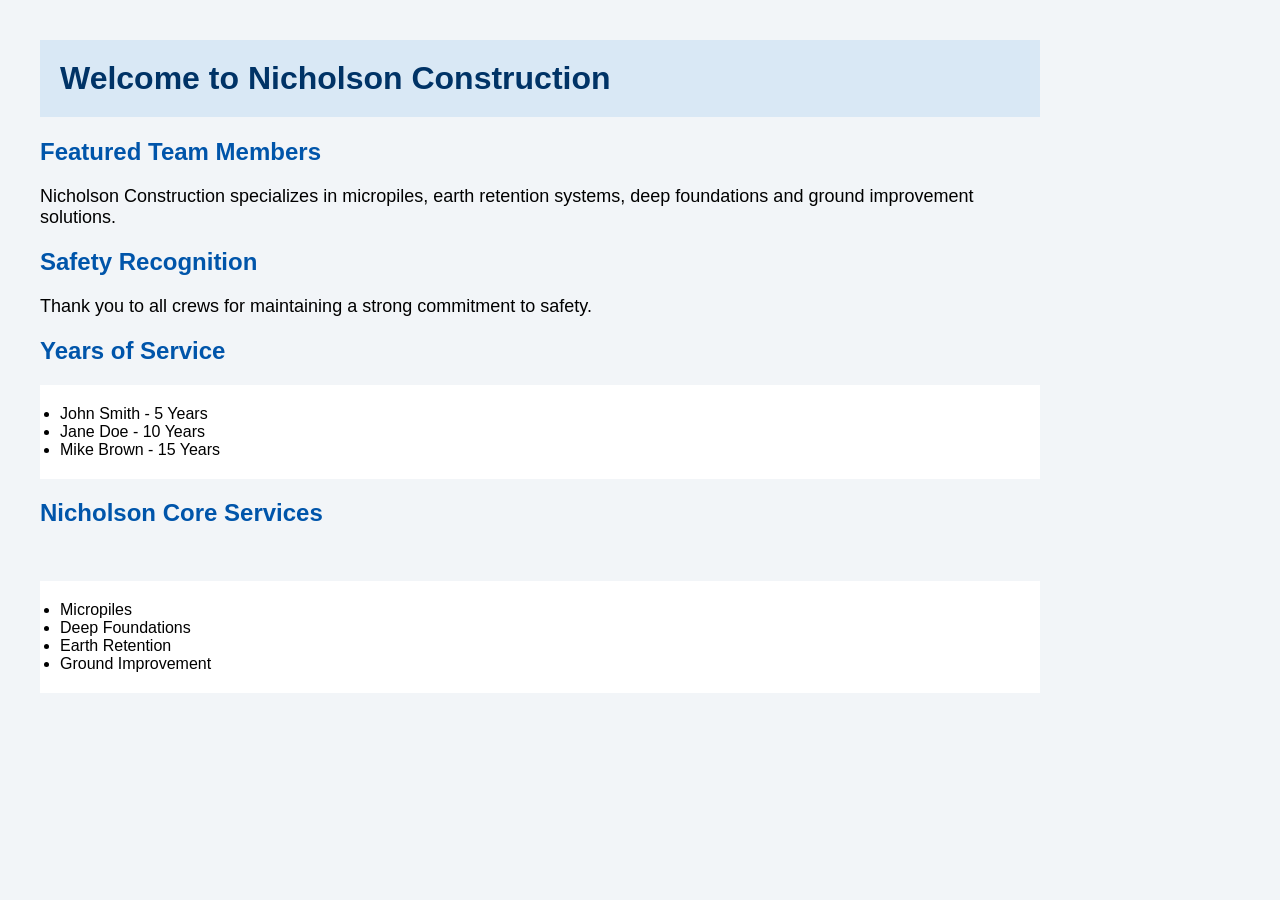
<file: index.html>
<!DOCTYPE html>
<html>

<head>
    <title>Nicholson Employee Recognition Wall</title>
    <link rel="stylesheet" href="style.css">
</head>

<body>

    <h1>Welcome to Nicholson Construction</h1>

    <h2>Featured Team Members</h2>

    <p>
    Nicholson Construction specializes in micropiles,
    earth retention systems, deep foundations and
    ground improvement solutions.
    </p>

    <h2>Safety Recognition</h2>

    <p>
        Thank you to all crews for maintaining a strong
        commitment to safety.
    </p>

    <h2>Years of Service</h2>

    <ul>
        <li>John Smith - 5 Years</li>
        <li>Jane Doe - 10 Years</li>
        <li>Mike Brown - 15 Years</li>
    </ul>

<h2>Nicholson Core Services</h2>
 
<ul>
    <li>Micropiles</li>
    <li>Deep Foundations</li>
    <li>Earth Retention</li>
    <li>Ground Improvement</li>
    
</ul>
    
</body>
    
</html>
</file>
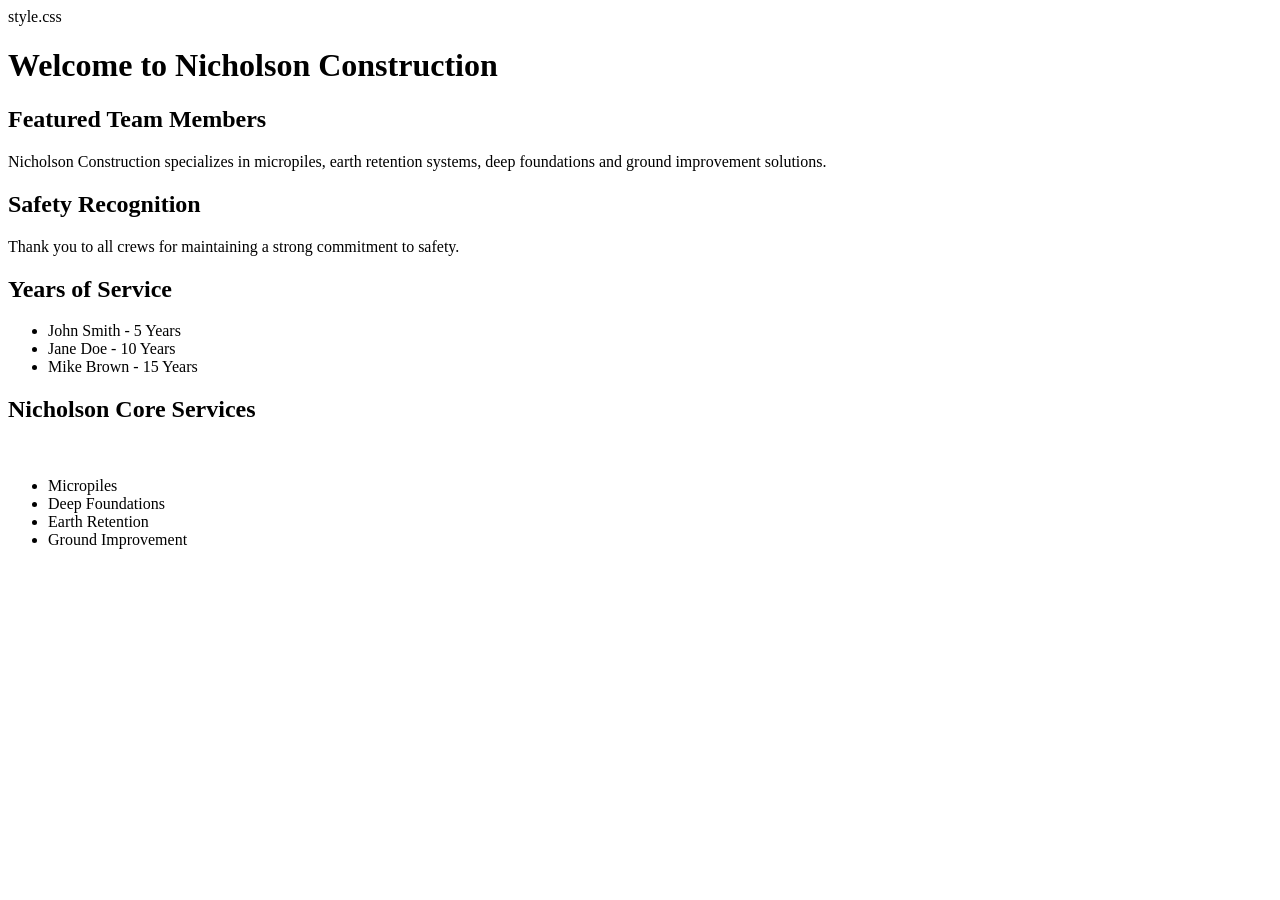
<file: Applications/Employee-Recognition-Wall/index.html>
<!DOCTYPE html>
<html>

<head>
    <title>Nicholson Employee Recognition Wall</title>
    style.css
</head>

<body>

    <h1>Welcome to Nicholson Construction</h1>

    <h2>Featured Team Members</h2>

    <p>
    Nicholson Construction specializes in micropiles,
    earth retention systems, deep foundations and
    ground improvement solutions.
    </p>

    <h2>Safety Recognition</h2>

    <p>
        Thank you to all crews for maintaining a strong
        commitment to safety.
    </p>

    <h2>Years of Service</h2>

    <ul>
        <li>John Smith - 5 Years</li>
        <li>Jane Doe - 10 Years</li>
        <li>Mike Brown - 15 Years</li>
    </ul>

<h2>Nicholson Core Services</h2>
 
<ul>
    <li>Micropiles</li>
    <li>Deep Foundations</li>
    <li>Earth Retention</li>
    <li>Ground Improvement</li>
    
</ul>
    
</body>
    
</html>
</file>
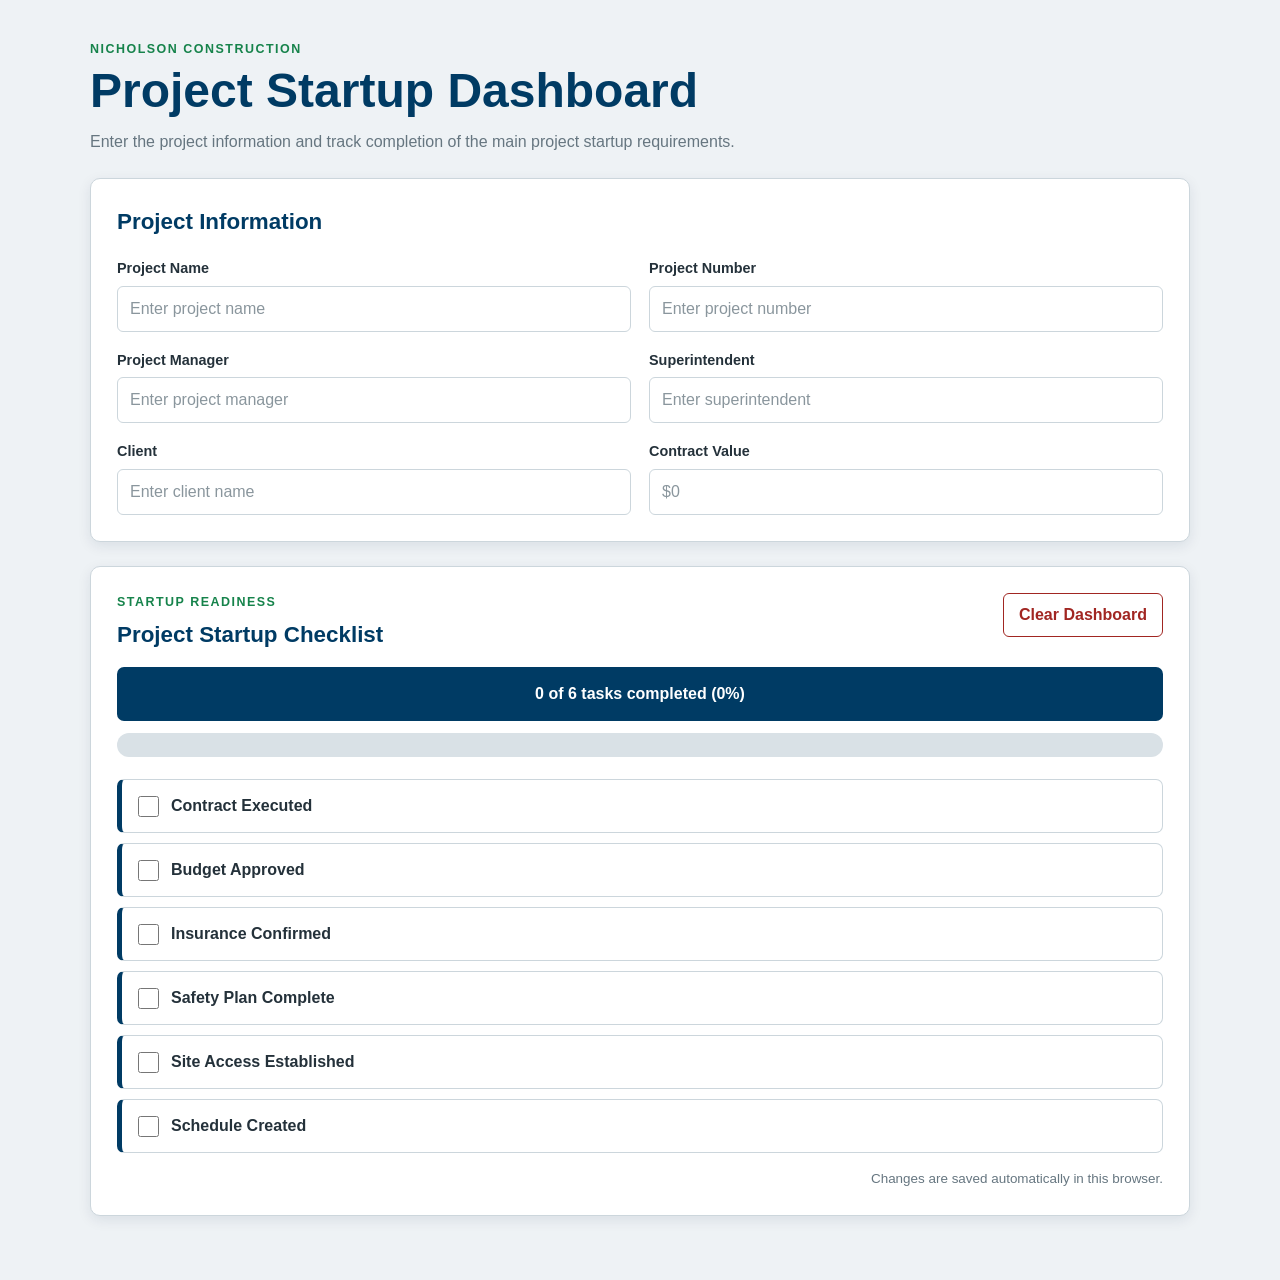
<file: Applications/Project-Startup-Dashboard/index.html>
<!DOCTYPE html>
<html lang="en">

<head>
    <meta charset="UTF-8">

    <meta
        name="viewport"
        content="width=device-width, initial-scale=1.0"
    >

    <title>Nicholson Project Startup Dashboard</title>

    <link rel="stylesheet" href="style.css">
</head>

<body>

    <main class="dashboard">

        <header class="dashboard-header">
            <p class="eyebrow">Nicholson Construction</p>
            <h1>Project Startup Dashboard</h1>

            <p class="dashboard-introduction">
                Enter the project information and track completion
                of the main project startup requirements.
            </p>
        </header>

        <section class="project-info">

            <h2>Project Information</h2>

            <div class="project-grid">

                <div class="field">
                    <label for="project-name">
                        Project Name
                    </label>

                    <input
                        id="project-name"
                        class="project-field"
                        type="text"
                        placeholder="Enter project name"
                    >
                </div>

                <div class="field">
                    <label for="project-number">
                        Project Number
                    </label>

                    <input
                        id="project-number"
                        class="project-field"
                        type="text"
                        placeholder="Enter project number"
                    >
                </div>

                <div class="field">
                    <label for="project-manager">
                        Project Manager
                    </label>

                    <input
                        id="project-manager"
                        class="project-field"
                        type="text"
                        placeholder="Enter project manager"
                    >
                </div>

                <div class="field">
                    <label for="superintendent">
                        Superintendent
                    </label>

                    <input
                        id="superintendent"
                        class="project-field"
                        type="text"
                        placeholder="Enter superintendent"
                    >
                </div>

                <div class="field">
                    <label for="client-name">
                        Client
                    </label>

                    <input
                        id="client-name"
                        class="project-field"
                        type="text"
                        placeholder="Enter client name"
                    >
                </div>

                <div class="field">
                    <label for="contract-value">
                        Contract Value
                    </label>

                    <input
                        id="contract-value"
                        class="project-field"
                        type="text"
                        inputmode="decimal"
                        placeholder="$0"
                    >
                </div>

            </div>

        </section>

        <section class="startup-section">

            <div class="section-heading">

                <div>
                    <p class="eyebrow">
                        Startup Readiness
                    </p>

                    <h2>Project Startup Checklist</h2>
                </div>

                <button
                    id="clear-dashboard"
                    class="clear-button"
                    type="button"
                >
                    Clear Dashboard
                </button>

            </div>

            <div
                id="summary"
                class="summary"
                aria-live="polite"
            >
                0 of 6 tasks completed (0%)
            </div>

            <div
                id="progress-container"
                class="progress-container"
                role="progressbar"
                aria-label="Project startup progress"
                aria-valuemin="0"
                aria-valuemax="100"
                aria-valuenow="0"
            >
                <div id="progress-bar"></div>
            </div>

            <div class="checklist">

                <label class="task-row">
                    <input
                        id="contract-executed"
                        class="task"
                        type="checkbox"
                    >

                    <span class="task-text">
                        Contract Executed
                    </span>
                </label>

                <label class="task-row">
                    <input
                        id="budget-approved"
                        class="task"
                        type="checkbox"
                    >

                    <span class="task-text">
                        Budget Approved
                    </span>
                </label>

                <label class="task-row">
                    <input
                        id="insurance-confirmed"
                        class="task"
                        type="checkbox"
                    >

                    <span class="task-text">
                        Insurance Confirmed
                    </span>
                </label>

                <label class="task-row">
                    <input
                        id="safety-plan-complete"
                        class="task"
                        type="checkbox"
                    >

                    <span class="task-text">
                        Safety Plan Complete
                    </span>
                </label>

                <label class="task-row">
                    <input
                        id="site-access-established"
                        class="task"
                        type="checkbox"
                    >

                    <span class="task-text">
                        Site Access Established
                    </span>
                </label>

                <label class="task-row">
                    <input
                        id="schedule-created"
                        class="task"
                        type="checkbox"
                    >

                    <span class="task-text">
                        Schedule Created
                    </span>
                </label>

            </div>

            <p
                id="save-status"
                class="save-status"
                aria-live="polite"
            >
                Changes are saved automatically in this browser.
            </p>

        </section>

    </main>

    <script src="script.js"></script>

</body>

</html>
</file>
<file: style.css>
body {
    font-family: Arial, sans-serif;
    margin: 40px;
    background-color: #f2f5f8;
}

h1 {
    color: #003366;
    background-color: #d9e8f5;
    padding: 20px;
}

h2 {
    color: #0055aa;
}

p {
    font-size: 18px;
}

ul {
    background-color: white;
    padding: 20px;
}
body {
    max-width: 1000px;
}
</file>
<file: Applications/Project-Startup-Dashboard/style.css>
:root {
    --nicholson-blue: #003b64;
    --nicholson-light-blue: #dceaf4;
    --nicholson-green: #16834b;
    --nicholson-red: #a12622;
    --nicholson-red-light: #fbe9e8;
    --page-background: #eef2f5;
    --card-background: #ffffff;
    --text-color: #24313a;
    --muted-text: #667680;
    --border-color: #ccd6dc;
    --progress-background: #d9e1e6;
    --shadow: 0 4px 14px rgba(0, 38, 64, 0.09);
}

* {
    box-sizing: border-box;
}

body {
    margin: 0;
    padding: 40px 20px;
    background-color: var(--page-background);
    color: var(--text-color);
    font-family: Arial, Helvetica, sans-serif;
    line-height: 1.5;
}

button,
input {
    font: inherit;
}

.dashboard {
    width: 100%;
    max-width: 1100px;
    margin: 0 auto;
}

.dashboard-header {
    margin-bottom: 24px;
}

.eyebrow {
    margin: 0 0 6px;
    color: var(--nicholson-green);
    font-size: 0.78rem;
    font-weight: 700;
    letter-spacing: 0.12em;
    text-transform: uppercase;
}

h1 {
    margin: 0;
    color: var(--nicholson-blue);
    font-size: clamp(2rem, 4vw, 3rem);
    line-height: 1.1;
}

h2 {
    margin: 0 0 20px;
    color: var(--nicholson-blue);
    font-size: 1.4rem;
}

.dashboard-introduction {
    max-width: 760px;
    margin: 12px 0 0;
    color: var(--muted-text);
}

.project-info,
.startup-section {
    margin-bottom: 24px;
    padding: 26px;
    background-color: var(--card-background);
    border: 1px solid var(--border-color);
    border-radius: 10px;
    box-shadow: var(--shadow);
}

.project-grid {
    display: grid;
    grid-template-columns: repeat(2, minmax(0, 1fr));
    gap: 18px;
}

.field {
    min-width: 0;
}

.field label {
    display: block;
    margin-bottom: 6px;
    color: var(--text-color);
    font-size: 0.9rem;
    font-weight: 700;
}

.field input {
    width: 100%;
    min-height: 44px;
    padding: 10px 12px;
    color: var(--text-color);
    background-color: #ffffff;
    border: 1px solid var(--border-color);
    border-radius: 6px;
    outline: none;
    transition:
        border-color 0.2s ease,
        box-shadow 0.2s ease;
}

.field input:focus {
    border-color: var(--nicholson-blue);
    box-shadow: 0 0 0 3px rgba(0, 59, 100, 0.12);
}

.field input::placeholder {
    color: #8a969d;
}

.section-heading {
    display: flex;
    align-items: flex-start;
    justify-content: space-between;
    gap: 20px;
    margin-bottom: 16px;
}

.section-heading h2 {
    margin-bottom: 0;
}

.summary {
    margin-bottom: 12px;
    padding: 15px;
    color: #ffffff;
    background-color: var(--nicholson-blue);
    border-radius: 7px;
    font-weight: 700;
    text-align: center;
}

.progress-container {
    width: 100%;
    height: 24px;
    margin-bottom: 22px;
    overflow: hidden;
    background-color: var(--progress-background);
    border-radius: 999px;
}

#progress-bar {
    width: 0;
    height: 100%;
    background-color: var(--nicholson-green);
    border-radius: 999px;
    transition:
        width 0.3s ease,
        background-color 0.3s ease;
}

.checklist {
    display: grid;
    gap: 10px;
}

.task-row {
    display: flex;
    align-items: center;
    gap: 12px;
    min-height: 54px;
    padding: 14px 16px;
    background-color: #ffffff;
    border: 1px solid var(--border-color);
    border-left: 5px solid var(--nicholson-blue);
    border-radius: 7px;
    cursor: pointer;
    transition:
        background-color 0.2s ease,
        border-color 0.2s ease,
        transform 0.2s ease;
}

.task-row:hover {
    background-color: #f7fafc;
    border-color: #afbec7;
    transform: translateY(-1px);
}

.task-row:has(.task:checked) {
    background-color: #edf8f2;
    border-left-color: var(--nicholson-green);
}

.task {
    width: 21px;
    height: 21px;
    margin: 0;
    accent-color: var(--nicholson-green);
    cursor: pointer;
    flex: 0 0 auto;
}

.task-text {
    font-weight: 600;
}

.task-row:has(.task:checked) .task-text {
    color: #316849;
    text-decoration: line-through;
}

.clear-button {
    min-height: 42px;
    padding: 9px 15px;
    color: var(--nicholson-red);
    background-color: #ffffff;
    border: 1px solid var(--nicholson-red);
    border-radius: 6px;
    cursor: pointer;
    font-weight: 700;
    white-space: nowrap;
    transition:
        color 0.2s ease,
        background-color 0.2s ease;
}

.clear-button:hover {
    color: #ffffff;
    background-color: var(--nicholson-red);
}

.clear-button:focus-visible {
    outline: 3px solid rgba(161, 38, 34, 0.25);
    outline-offset: 2px;
}

.save-status {
    margin: 16px 0 0;
    color: var(--muted-text);
    font-size: 0.84rem;
    text-align: right;
}

@media (max-width: 768px) {
    body {
        padding: 20px 14px;
    }

    .project-info,
    .startup-section {
        padding: 20px;
    }

    .project-grid {
        grid-template-columns: 1fr;
        gap: 14px;
    }

    .section-heading {
        flex-direction: column;
        align-items: stretch;
    }

    .clear-button {
        width: 100%;
    }

    .field input {
        font-size: 16px;
    }

    .save-status {
        text-align: left;
    }
}

@media (max-width: 420px) {
    body {
        padding: 14px 10px;
    }

    .project-info,
    .startup-section {
        padding: 16px;
        border-radius: 8px;
    }

    h1 {
        font-size: 1.85rem;
    }

    .task-row {
        padding: 13px;
    }
}
</file>
